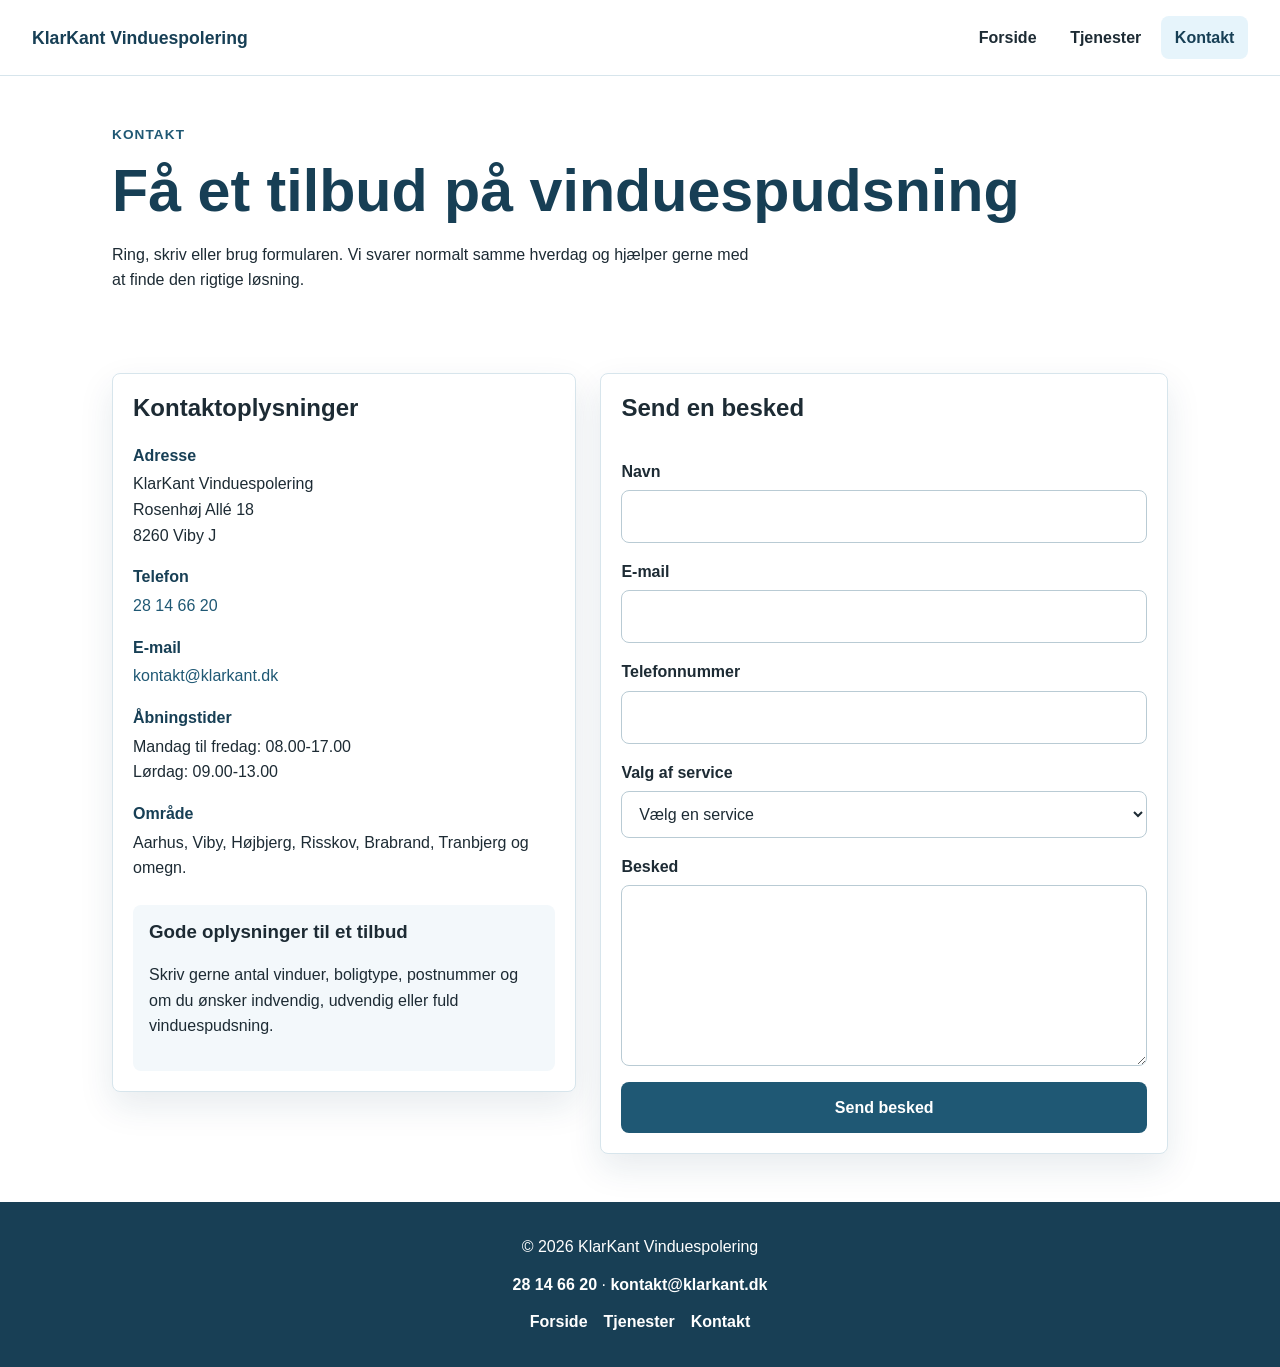
<file: kontakt.html>
<!DOCTYPE html>
<html lang="da">
<head>
  <meta charset="UTF-8">
  <meta name="viewport" content="width=device-width, initial-scale=1.0">
  <meta name="description" content="Kontakt KlarKant Vinduespolering for et tilbud på vinduespudsning i Aarhus, Viby, Højbjerg, Risskov og omegn.">
  <title>Kontakt | KlarKant Vinduespolering</title>
  <link rel="stylesheet" href="css/styles.css">
</head>
<body>
  <!-- Header og navigation -->
  <header class="site-header">
    <a class="site-logo" href="index.html" aria-label="KlarKant Vinduespolering forside">
      KlarKant Vinduespolering
    </a>

    <nav class="main-navigation" aria-label="Hovednavigation">
      <ul>
        <li><a href="index.html">Forside</a></li>
        <li><a href="tjenester.html">Tjenester</a></li>
        <li><a class="active" href="kontakt.html" aria-current="page">Kontakt</a></li>
      </ul>
    </nav>
  </header>

  <main>
    <!-- Sideintroduktion -->
    <section class="side-intro">
      <p class="overlinje">Kontakt</p>
      <h1>Få et tilbud på vinduespudsning</h1>
      <p>
        Ring, skriv eller brug formularen. Vi svarer normalt samme hverdag og
        hjælper gerne med at finde den rigtige løsning.
      </p>
    </section>

    <!-- Kontaktindhold -->
    <section class="sektion kontakt-layout">
      <div class="kontaktoplysninger">
        <h2>Kontaktoplysninger</h2>
        <dl>
          <div>
            <dt>Adresse</dt>
            <dd>KlarKant Vinduespolering<br>Rosenhøj Allé 18<br>8260 Viby J</dd>
          </div>
          <div>
            <dt>Telefon</dt>
            <dd><a href="tel:+4528146620">28 14 66 20</a></dd>
          </div>
          <div>
            <dt>E-mail</dt>
            <dd><a href="mailto:kontakt@klarkant.dk">kontakt@klarkant.dk</a></dd>
          </div>
          <div>
            <dt>Åbningstider</dt>
            <dd>Mandag til fredag: 08.00-17.00<br>Lørdag: 09.00-13.00</dd>
          </div>
          <div>
            <dt>Område</dt>
            <dd>Aarhus, Viby, Højbjerg, Risskov, Brabrand, Tranbjerg og omegn.</dd>
          </div>
        </dl>

        <div class="tilbuds-hjaelp">
          <h3>Gode oplysninger til et tilbud</h3>
          <p>
            Skriv gerne antal vinduer, boligtype, postnummer og om du ønsker
            indvendig, udvendig eller fuld vinduespudsning.
          </p>
        </div>
      </div>

      <!-- Kontaktformular -->
      <form class="kontaktformular" action="#" method="post">
        <h2>Send en besked</h2>

        <div class="formular-felt">
          <label for="navn">Navn</label>
          <input type="text" id="navn" name="navn" autocomplete="name" required>
        </div>

        <div class="formular-felt">
          <label for="email">E-mail</label>
          <input type="email" id="email" name="email" autocomplete="email" required>
        </div>

        <div class="formular-felt">
          <label for="telefon">Telefonnummer</label>
          <input type="tel" id="telefon" name="telefon" autocomplete="tel">
        </div>

        <div class="formular-felt">
          <label for="service">Valg af service</label>
          <select id="service" name="service" required>
            <option value="">Vælg en service</option>
            <option value="privat">Privat vinduespudsning</option>
            <option value="erhverv">Erhvervsvinduespudsning</option>
            <option value="abonnement">Abonnementsordning</option>
            <option value="andet">Andet</option>
          </select>
        </div>

        <div class="formular-felt">
          <label for="besked">Besked</label>
          <textarea id="besked" name="besked" rows="6" required></textarea>
        </div>

        <button class="knap" type="submit">Send besked</button>
      </form>
    </section>
  </main>

  <!-- Sidefod -->
  <footer class="site-fodnote">
    <p>&copy; 2026 KlarKant Vinduespolering</p>
    <p><a href="tel:+4528146620">28 14 66 20</a> · <a href="mailto:kontakt@klarkant.dk">kontakt@klarkant.dk</a></p>
    <nav aria-label="Sidefod navigation">
      <a href="index.html">Forside</a>
      <a href="tjenester.html">Tjenester</a>
      <a href="kontakt.html">Kontakt</a>
    </nav>
  </footer>
</body>
</html>
</file>
<file: css/styles.css>
:root {
  --farve-baggrund: #ffffff;
  --farve-lys: #f3f8fb;
  --farve-lys-blaa: #e6f4fb;
  --farve-tekst: #1d2b34;
  --farve-muted: #5f7480;
  --farve-kontrast: #1f5874;
  --farve-kontrast-moerk: #173f55;
  --farve-kant: #d7e5ec;
  --skygge: 0 14px 35px rgba(24, 63, 85, 0.1);
  --radius: 8px;
  --afstand-side: 1.25rem;
  --max-bredde: 1120px;
}

* {
  box-sizing: border-box;
}

body {
  margin: 0;
  background: var(--farve-baggrund);
  color: var(--farve-tekst);
  font-family: Arial, Helvetica, sans-serif;
  line-height: 1.6;
}

img {
  display: block;
  width: 100%;
  height: auto;
}

.helt img,
.service-kort img,
.service-detalje img {
  background: var(--farve-lys-blaa);
}

a {
  color: var(--farve-kontrast);
  text-decoration: none;
}

a:hover {
  color: var(--farve-kontrast-moerk);
  text-decoration: underline;
}

a:focus-visible,
button:focus-visible,
input:focus-visible,
select:focus-visible,
textarea:focus-visible {
  outline: 3px solid #81c7e8;
  outline-offset: 3px;
}

h1,
h2,
h3,
p {
  margin-top: 0;
}

h1,
h2,
h3 {
  line-height: 1.2;
}

.site-header {
  display: flex;
  flex-direction: column;
  gap: 1rem;
  padding: 1rem var(--afstand-side);
  background: #ffffff;
  border-bottom: 1px solid var(--farve-kant);
}

.site-logo {
  color: var(--farve-kontrast-moerk);
  font-size: 1.1rem;
  font-weight: 800;
  letter-spacing: 0;
}

.site-logo:hover {
  text-decoration: none;
}

.main-navigation ul {
  display: flex;
  flex-wrap: wrap;
  gap: 0.4rem;
  padding: 0;
  margin: 0;
  list-style: none;
}

.main-navigation a {
  display: inline-flex;
  padding: 0.55rem 0.85rem;
  border-radius: var(--radius);
  color: var(--farve-tekst);
  font-weight: 700;
}

.main-navigation a:hover,
.main-navigation a.active {
  background: var(--farve-lys-blaa);
  color: var(--farve-kontrast-moerk);
  text-decoration: none;
}

.helt {
  display: grid;
  gap: 2rem;
  max-width: var(--max-bredde);
  padding: 3rem var(--afstand-side);
  margin: 0 auto;
}

.helt img {
  border-radius: var(--radius);
  box-shadow: var(--skygge);
}

.helt h1,
.side-intro h1 {
  margin-bottom: 1rem;
  color: var(--farve-kontrast-moerk);
  font-size: clamp(2rem, 8vw, 3.7rem);
}

.helt p,
.side-intro p {
  max-width: 650px;
}

.slogan {
  color: var(--farve-kontrast);
  font-size: 1.25rem;
  font-weight: 700;
}

.overlinje {
  margin-bottom: 0.55rem;
  color: var(--farve-kontrast);
  font-size: 0.85rem;
  font-weight: 800;
  letter-spacing: 0.08em;
  text-transform: uppercase;
}

.knap {
  display: inline-flex;
  justify-content: center;
  align-items: center;
  min-height: 44px;
  padding: 0.8rem 1.1rem;
  border: 0;
  border-radius: var(--radius);
  background: var(--farve-kontrast);
  color: #ffffff;
  cursor: pointer;
  font: inherit;
  font-weight: 800;
  text-decoration: none;
  transition: background 160ms ease, transform 160ms ease;
}

.knap:hover {
  background: var(--farve-kontrast-moerk);
  color: #ffffff;
  text-decoration: none;
  transform: translateY(-1px);
}

.sekundær-knap {
  background: #ffffff;
  color: var(--farve-kontrast);
  border: 1px solid var(--farve-kant);
}

.sekundær-knap:hover {
  background: var(--farve-lys-blaa);
  color: var(--farve-kontrast-moerk);
}

.sektion,
.side-intro,
.cta-sektion {
  max-width: var(--max-bredde);
  padding: 3rem var(--afstand-side);
  margin: 0 auto;
}

.lys-sektion {
  max-width: none;
  background: var(--farve-lys);
}

.lys-sektion > * {
  max-width: var(--max-bredde);
  margin-right: auto;
  margin-left: auto;
}

.tekstblok {
  max-width: 760px;
}

.sektion-top {
  max-width: 720px;
  margin-bottom: 1.5rem;
}

.kort-grid,
.service-grid {
  display: grid;
  gap: 1rem;
}

.info-kort,
.service-kort,
.kontaktoplysninger,
.kontaktformular {
  border: 1px solid var(--farve-kant);
  border-radius: var(--radius);
  background: #ffffff;
  box-shadow: var(--skygge);
}

.info-kort {
  padding: 1.25rem;
}

.service-kort {
  overflow: hidden;
}

.service-kort div {
  padding: 1.2rem;
}

.centreret-handling {
  margin-top: 1.75rem;
}

.side-intro {
  padding-bottom: 1rem;
}

.service-liste {
  display: grid;
  gap: 1.5rem;
}

.service-detalje {
  display: grid;
  overflow: hidden;
  border: 1px solid var(--farve-kant);
  border-radius: var(--radius);
  background: #ffffff;
  box-shadow: var(--skygge);
}

.service-detalje div {
  padding: 1.25rem;
}

.fordele {
  padding-left: 1.2rem;
  margin-bottom: 0;
}

.fordele li + li {
  margin-top: 0.45rem;
}

.cta-sektion {
  margin-bottom: 3rem;
  border-radius: var(--radius);
  background: var(--farve-lys-blaa);
  text-align: center;
}

.cta-sektion p {
  max-width: 660px;
  margin-right: auto;
  margin-left: auto;
}

.kontakt-layout {
  display: grid;
  gap: 1.5rem;
}

.kontaktoplysninger,
.kontaktformular {
  padding: 1.25rem;
}

.kontaktoplysninger dl {
  display: grid;
  gap: 1rem;
  margin: 0;
}

.kontaktoplysninger dt {
  color: var(--farve-kontrast-moerk);
  font-weight: 800;
}

.kontaktoplysninger dd {
  margin: 0.2rem 0 0;
}

.tilbuds-hjaelp {
  margin-top: 1.5rem;
  padding: 1rem;
  border-radius: var(--radius);
  background: var(--farve-lys);
}

.kontaktformular {
  display: grid;
  gap: 1rem;
}

.formular-felt {
  display: grid;
  gap: 0.35rem;
}

.formular-felt label {
  font-weight: 800;
}

.formular-felt input,
.formular-felt select,
.formular-felt textarea {
  width: 100%;
  padding: 0.8rem;
  border: 1px solid #b9cbd4;
  border-radius: var(--radius);
  background: #ffffff;
  color: var(--farve-tekst);
  font: inherit;
  transition: border-color 160ms ease, box-shadow 160ms ease;
}

.formular-felt textarea {
  resize: vertical;
}

.formular-felt input:hover,
.formular-felt select:hover,
.formular-felt textarea:hover {
  border-color: var(--farve-kontrast);
}

.site-fodnote {
  display: grid;
  gap: 0.75rem;
  padding: 2rem var(--afstand-side);
  background: #183f55;
  color: #ffffff;
  text-align: center;
}

.site-fodnote p {
  margin: 0;
}

.site-fodnote a {
  color: #ffffff;
  font-weight: 700;
}

.site-fodnote nav {
  display: flex;
  flex-wrap: wrap;
  justify-content: center;
  gap: 1rem;
}

@media (min-width: 700px) {
  :root {
    --afstand-side: 2rem;
  }

  .site-header {
    flex-direction: row;
    align-items: center;
    justify-content: space-between;
  }

  .kort-grid,
  .service-grid {
    grid-template-columns: repeat(3, 1fr);
  }

  .service-detalje {
    grid-template-columns: minmax(260px, 0.9fr) 1.1fr;
    align-items: center;
  }

  .service-detalje img {
    height: 100%;
    object-fit: cover;
  }

  .kontakt-layout {
    grid-template-columns: 0.9fr 1.1fr;
    align-items: start;
  }
}

@media (min-width: 900px) {
  .helt {
    grid-template-columns: 0.9fr 1.1fr;
    align-items: center;
    padding-top: 4rem;
    padding-bottom: 4rem;
  }
}
</file>
